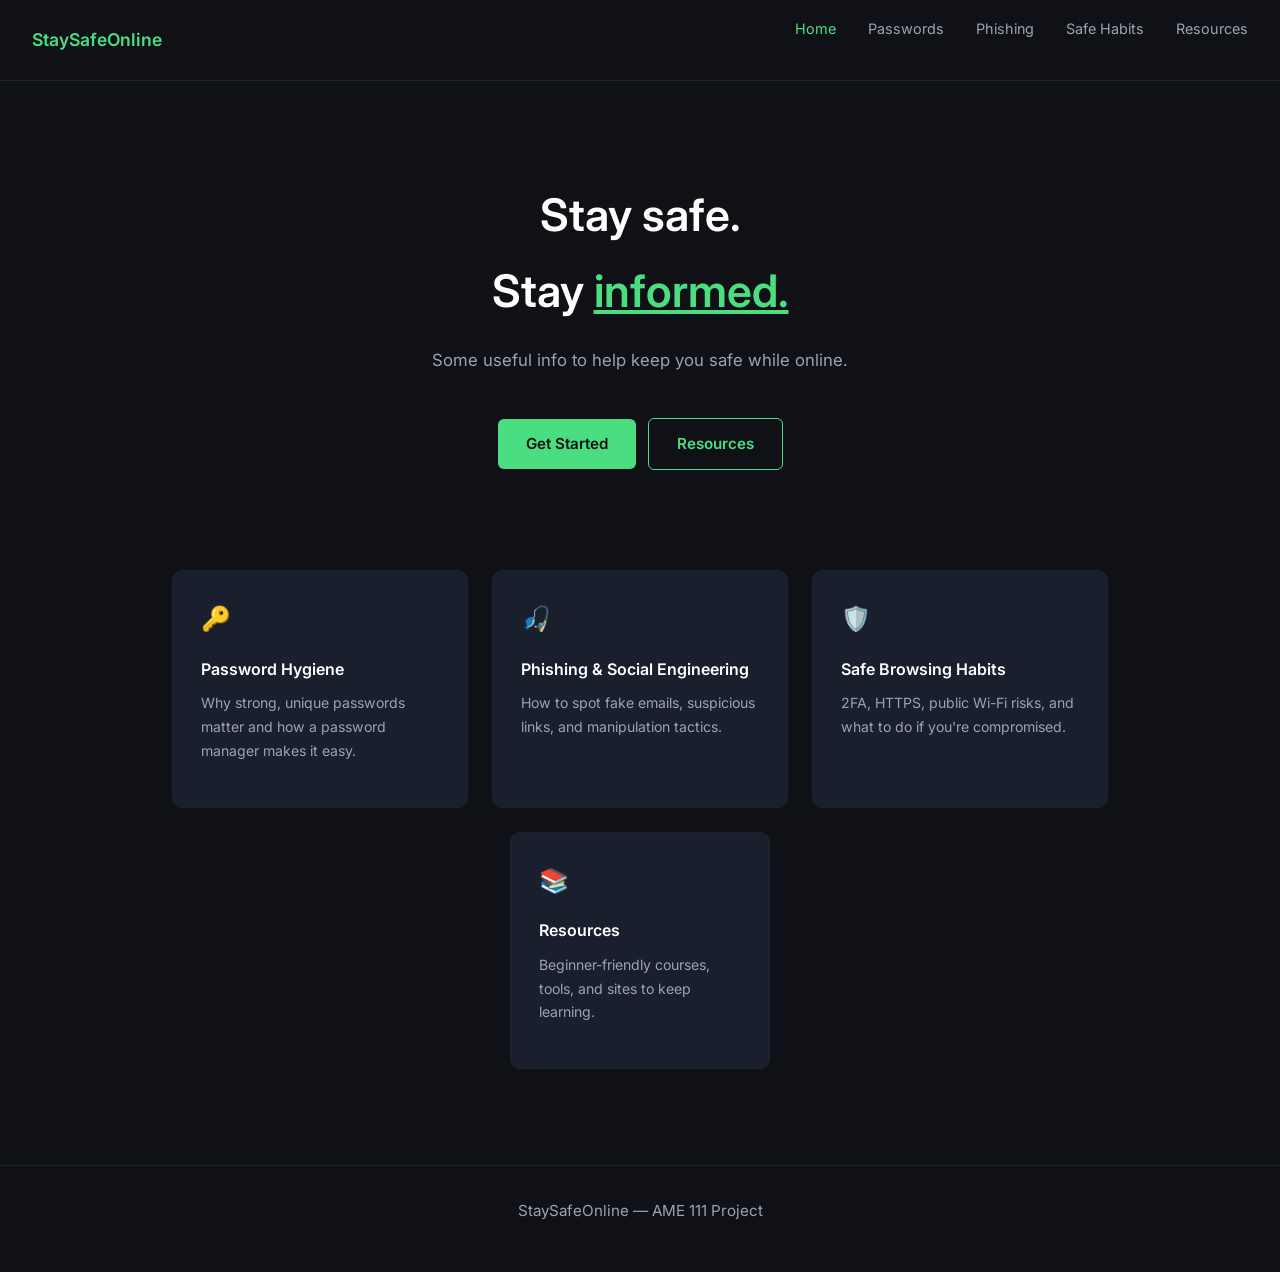
<file: index.html>
<!DOCTYPE html>
<html lang="en">
<head>
  <meta charset="UTF-8">
  <meta name="viewport" content="width=device-width, initial-scale=1.0">
  <title>StaySafeOnline</title>
  <link href="https://fonts.googleapis.com/css2?family=Inter:wght@300;400;600&display=swap" rel="stylesheet">
  <link rel="stylesheet" href="style.css">
</head>
<body>

  <nav>
    <a href="index.html" class="logo">StaySafeOnline</a>
    <ul>
      <li><a href="index.html" class="active">Home</a></li>
      <li><a href="passwords.html">Passwords</a></li>
      <li><a href="phishing.html">Phishing</a></li>
      <li><a href="habits.html">Safe Habits</a></li>
      <li><a href="resources.html">Resources</a></li>
    </ul>
  </nav>

  <div class="hero">
    <h1>Stay safe.<br>Stay <span style="text-decoration: underline;">informed.</span></h1>
    <p>Some useful info to help keep you safe while online.</p>
    <a href="passwords.html" class="btn">Get Started</a>
    <a href="resources.html" class="btn btn-outline">Resources</a>
  </div>

  <div class="cards">
    <a href="passwords.html" class="card">
      <div class="card-icon">🔑</div>
      <h3>Password Hygiene</h3>
      <p>Why strong, unique passwords matter and how a password manager makes it easy.</p>
    </a>
    <a href="phishing.html" class="card">
      <div class="card-icon">🎣</div>
      <h3>Phishing & Social Engineering</h3>
      <p>How to spot fake emails, suspicious links, and manipulation tactics.</p>
    </a>
    <a href="habits.html" class="card">
      <div class="card-icon">🛡️</div>
      <h3>Safe Browsing Habits</h3>
      <p>2FA, HTTPS, public Wi-Fi risks, and what to do if you're compromised.</p>
    </a>
    <a href="resources.html" class="card" style="justify-content: center;">
      <div class="card-icon">📚</div>
      <h3>Resources</h3>
      <p>Beginner-friendly courses, tools, and sites to keep learning.</p>
    </a>
  </div>

  <footer>
    <p>StaySafeOnline — AME 111 Project</p>
  </footer>

</body>
</html>
</file>
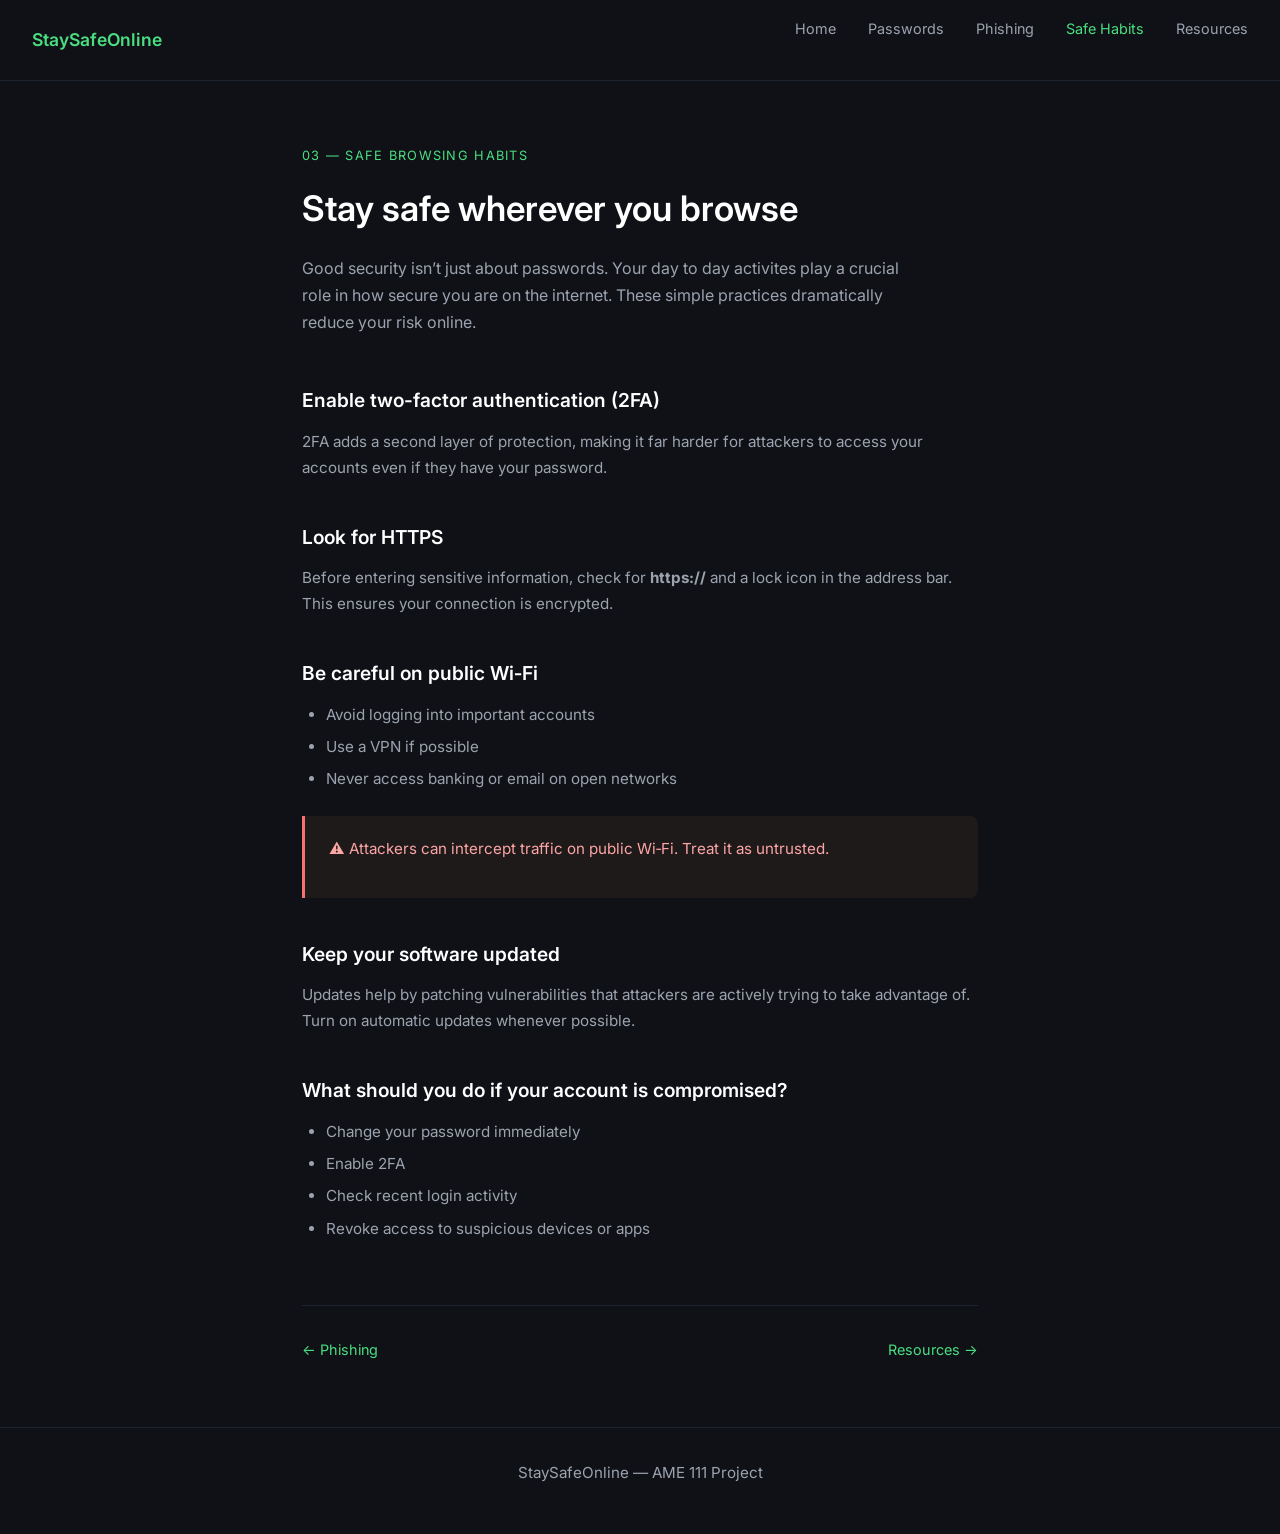
<file: habits.html>
<!DOCTYPE html>
<html lang="en">
<head>
  <meta charset="UTF-8">
  <meta name="viewport" content="width=device-width, initial-scale=1.0">
  <title>Safe Habits — StaySafeOnline</title>
  <link href="https://fonts.googleapis.com/css2?family=Inter:wght@300;400;600&display=swap" rel="stylesheet">
  <link rel="stylesheet" href="style.css">
</head>
<body>

  <nav>
    <a href="index.html" class="logo">StaySafeOnline</a>
    <ul>
        <li><a href="index.html">Home</a></li>
      <li><a href="passwords.html">Passwords</a></li>
      <li><a href="phishing.html">Phishing</a></li>
      <li><a href="habits.html" class="active">Safe Habits</a></li>
      <li><a href="resources.html">Resources</a></li>
    </ul>
  </nav>

  <div class="page">
    <div class="page-label">03 — SAFE BROWSING HABITS</div>
    <h1>Stay safe wherever you browse</h1>
    <p class="intro">Good security isn’t just about passwords. Your day to day activites play a crucial role in how secure you are on the internet. These simple practices dramatically reduce your risk online.</p>

    <h2>Enable two-factor authentication (2FA)</h2>
    <p>2FA adds a second layer of protection, making it far harder for attackers to access your accounts even if they have your password.</p>

    <h2>Look for HTTPS</h2>
    <p>Before entering sensitive information, check for <strong>https://</strong> and a lock icon in the address bar. This ensures your connection is encrypted.</p>

    <h2>Be careful on public Wi‑Fi</h2>
    <ul>
      <li>Avoid logging into important accounts</li>
      <li>Use a VPN if possible</li>
      <li>Never access banking or email on open networks</li>
    </ul>

    <div class="warn-box">
      <p>⚠️ Attackers can intercept traffic on public Wi‑Fi. Treat it as untrusted.</p>
    </div>

    <h2>Keep your software updated</h2>
    <p>Updates help by patching vulnerabilities that attackers are actively trying to take advantage of. Turn on automatic updates whenever possible.</p>

    <h2>What should you do if your account is compromised?</h2>
    <ul>
      <li>Change your password immediately</li>
      <li>Enable 2FA</li>
      <li>Check recent login activity</li>
      <li>Revoke access to suspicious devices or apps</li>
    </ul>



    <div class="nav-links">
      <a href="phishing.html">← Phishing</a>
      <a href="resources.html">Resources →</a>
    </div>
  </div>

  <footer>
    <p>StaySafeOnline — AME 111 Project</p>
  </footer>

</body>
</html>
</file>
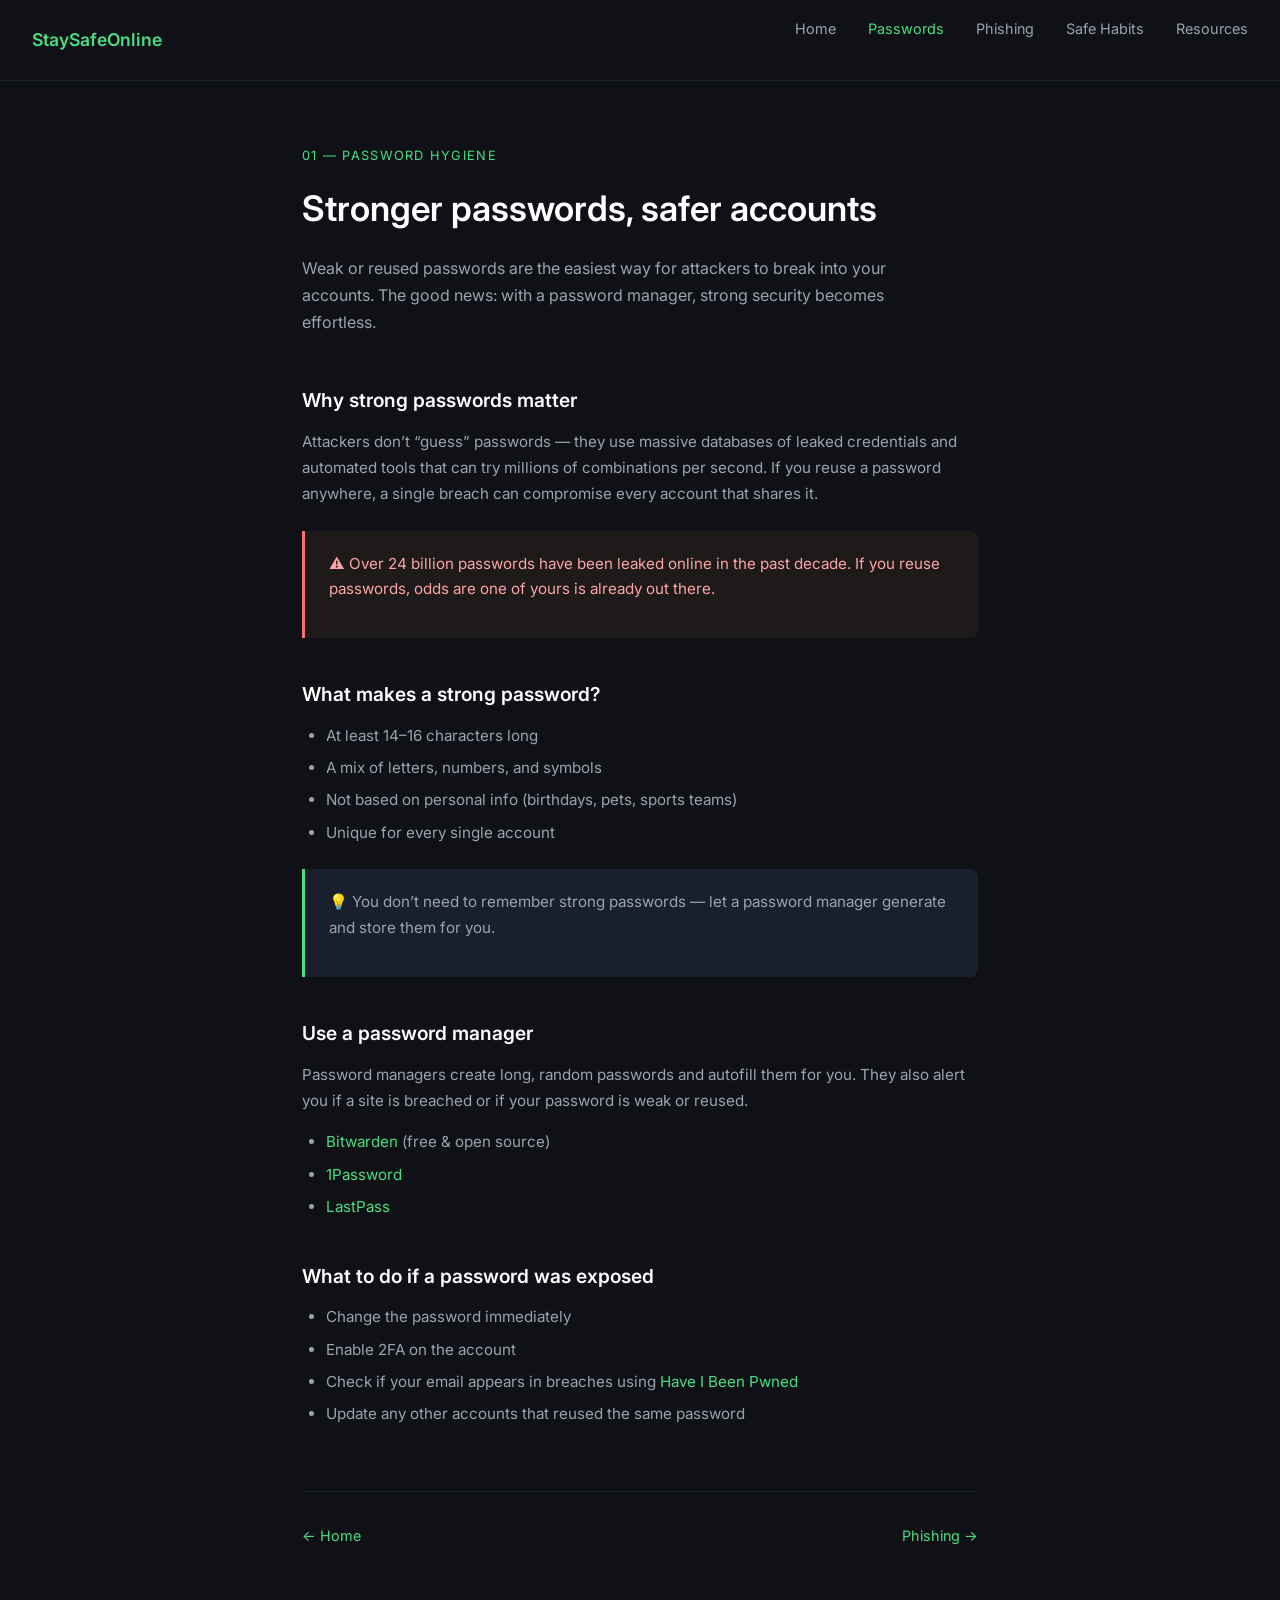
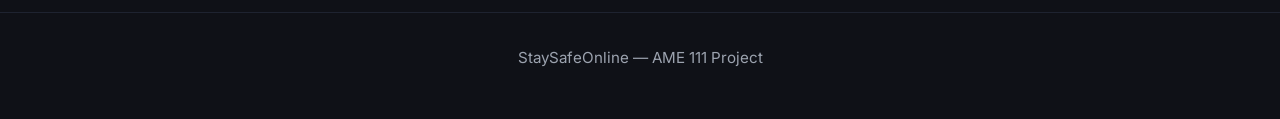
<file: passwords.html>
<!DOCTYPE html>
<html lang="en">
<head>
  <meta charset="UTF-8">
  <meta name="viewport" content="width=device-width, initial-scale=1.0">
  <title>Passwords — StaySafeOnline</title>
  <link href="https://fonts.googleapis.com/css2?family=Inter:wght@300;400;600&display=swap" rel="stylesheet">
  <link rel="stylesheet" href="style.css">
</head>
<body>

  <nav>
    <a href="index.html" class="logo">StaySafeOnline</a>
    <ul>
        <li><a href="index.html">Home</a></li>
      <li><a href="passwords.html" class="active">Passwords</a></li>
      <li><a href="phishing.html">Phishing</a></li>
      <li><a href="habits.html">Safe Habits</a></li>
      <li><a href="resources.html">Resources</a></li>
    </ul>
  </nav>

  <div class="page">
    <div class="page-label">01 — PASSWORD HYGIENE</div>
    <h1>Stronger passwords, safer accounts</h1>
    <p class="intro">Weak or reused passwords are the easiest way for attackers to break into your accounts. The good news: with a password manager, strong security becomes effortless.</p>

    <h2>Why strong passwords matter</h2>
    <p>Attackers don’t “guess” passwords — they use massive databases of leaked credentials and automated tools that can try millions of combinations per second. If you reuse a password anywhere, a single breach can compromise every account that shares it.</p>

    <div class="warn-box">
      <p>⚠️ Over 24 billion passwords have been leaked online in the past decade. If you reuse passwords, odds are one of yours is already out there.</p>
    </div>

    <h2>What makes a strong password?</h2>
    <ul>
      <li>At least 14–16 characters long</li>
      <li>A mix of letters, numbers, and symbols</li>
      <li>Not based on personal info (birthdays, pets, sports teams)</li>
      <li>Unique for every single account</li>
    </ul>

    <div class="tip-box">
      <p>💡 You don’t need to remember strong passwords — let a password manager generate and store them for you.</p>
    </div>

    <h2>Use a password manager</h2>
    <p>Password managers create long, random passwords and autofill them for you. They also alert you if a site is breached or if your password is weak or reused.</p>

    <ul>
      <li><a href="https://bitwarden.com" target="_blank">Bitwarden</a> (free & open source)</li>
      <li><a href="https://www.1password.com" target="_blank">1Password</a></li>
      <li><a href="https://www.lastpass.com" target="_blank">LastPass</a></li>
    </ul>


    <h2>What to do if a password was exposed</h2>
    <ul>
      <li>Change the password immediately</li>
      <li>Enable 2FA on the account</li>
      <li>Check if your email appears in breaches using <a href="https://haveibeenpwned.com" target="_blank">Have I Been Pwned</a></li>
      <li>Update any other accounts that reused the same password</li>
    </ul>

    <div class="nav-links">
      <a href="index.html">← Home</a>
      <a href="phishing.html">Phishing →</a>
    </div>
  </div>

  <footer>
    <p>StaySafeOnline — AME 111 Project</p>
  </footer>

</body>
</html>
</file>
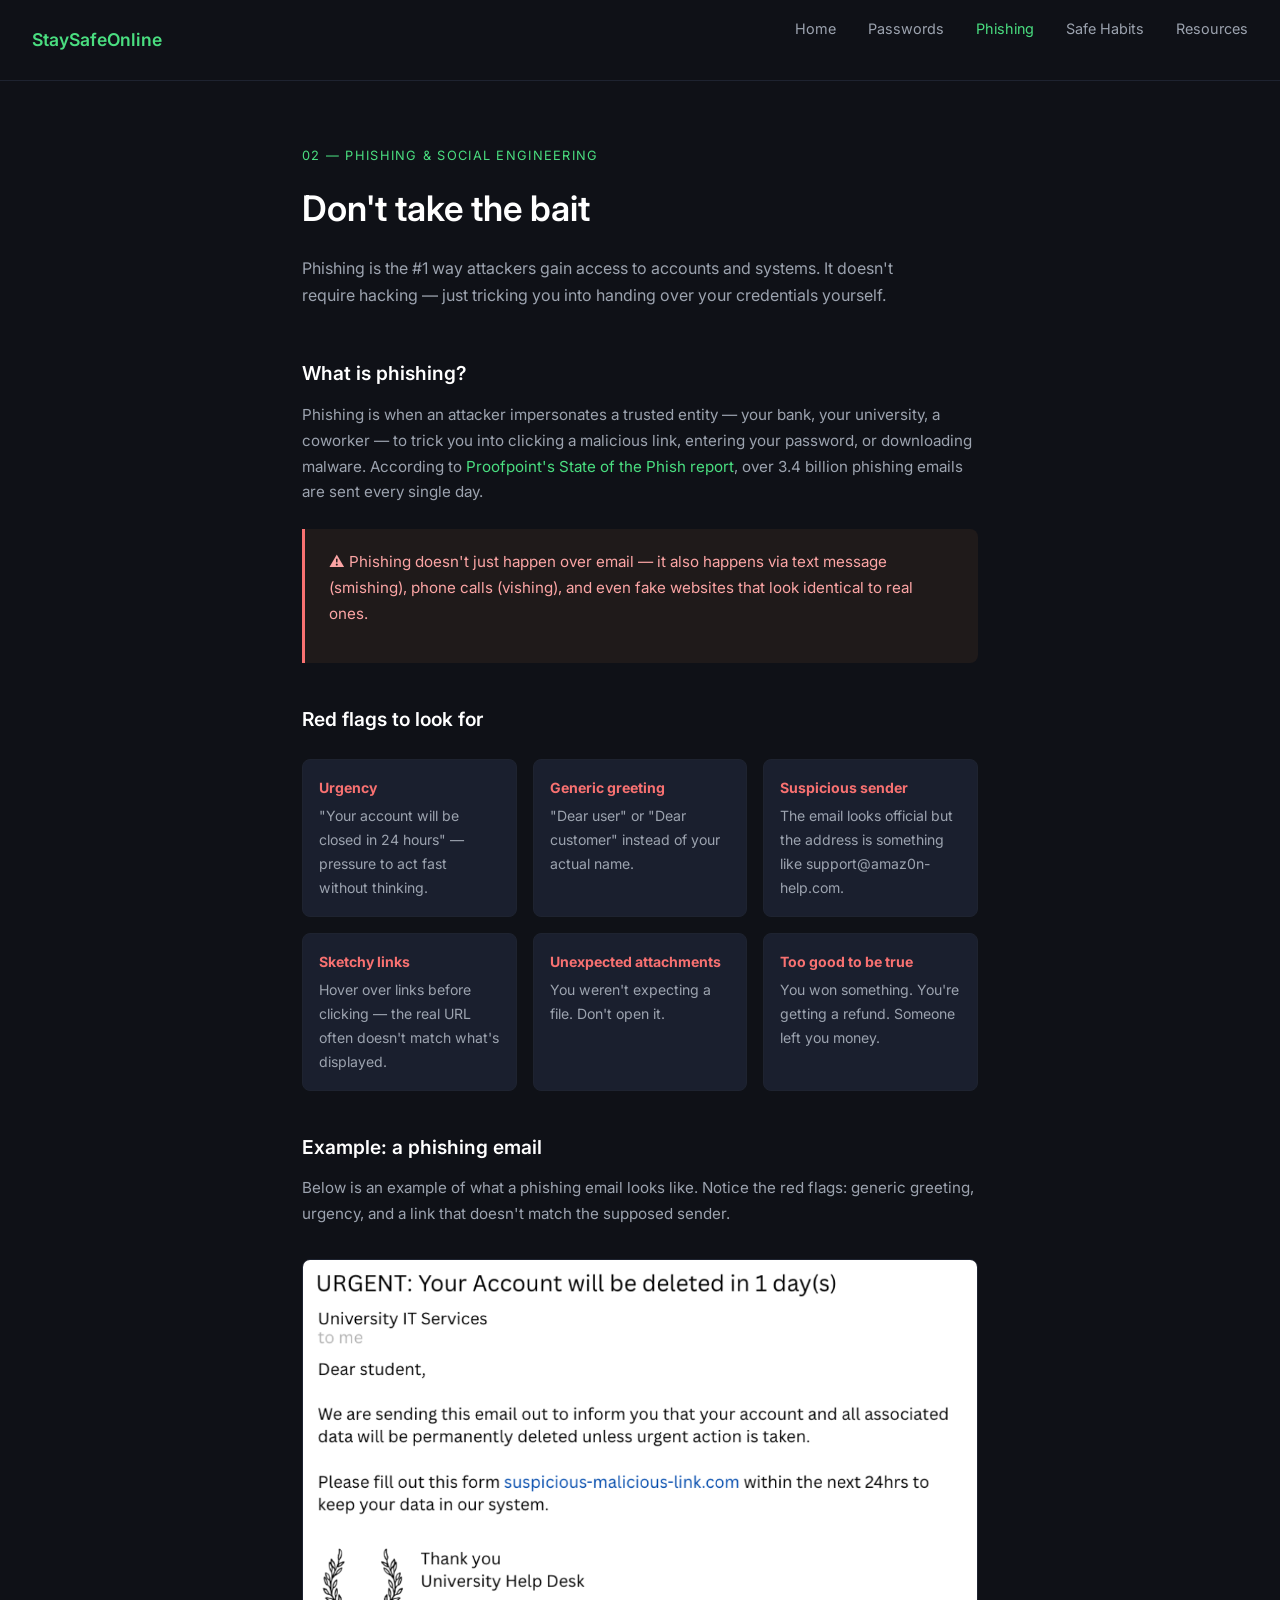
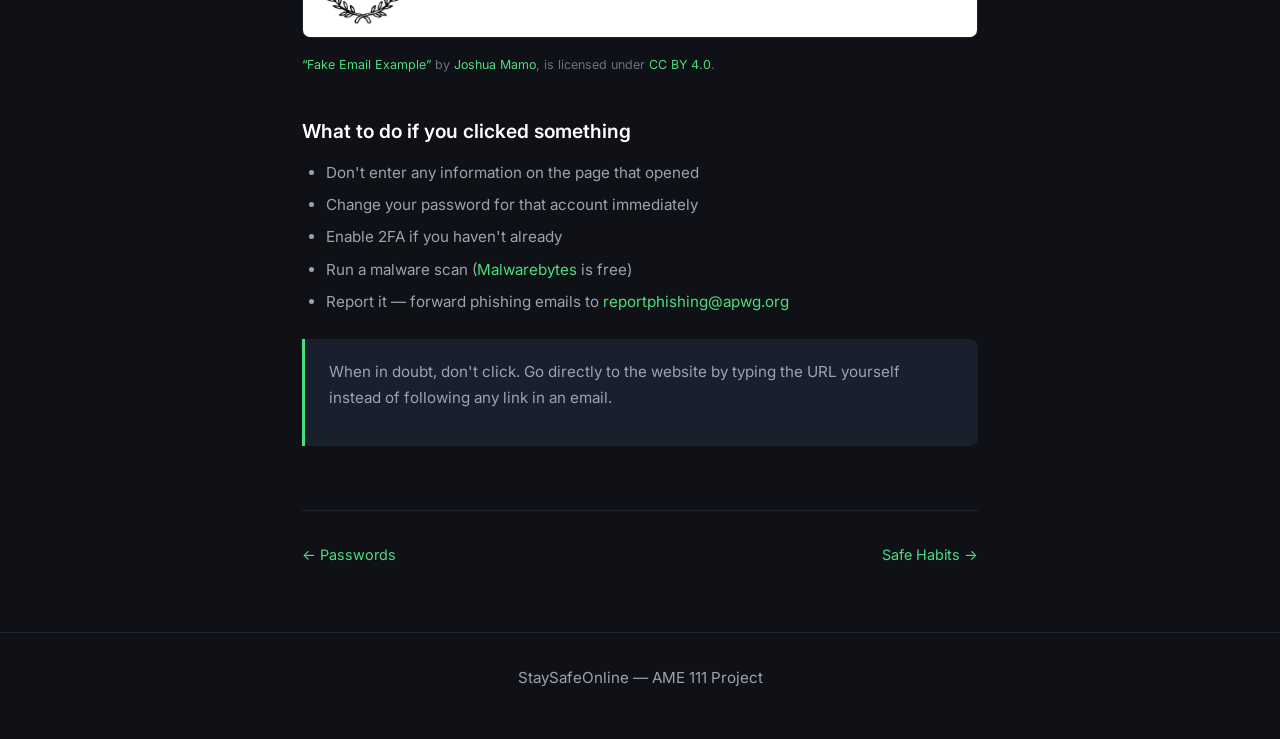
<file: phishing.html>
<!DOCTYPE html>
<html lang="en">
<head>
  <meta charset="UTF-8">
  <meta name="viewport" content="width=device-width, initial-scale=1.0">
  <title>Phishing — StaySafeOnline</title>
  <link href="https://fonts.googleapis.com/css2?family=Inter:wght@300;400;600&display=swap" rel="stylesheet">
  <link rel="stylesheet" href="style.css">
</head>
<body>

  <nav>
    <a href="index.html" class="logo">StaySafeOnline</a>
    <ul>
      <li><a href="index.html">Home</a></li>
      <li><a href="passwords.html">Passwords</a></li>
      <li><a href="phishing.html" class="active">Phishing</a></li>
      <li><a href="habits.html">Safe Habits</a></li>
      <li><a href="resources.html">Resources</a></li>
    </ul>
  </nav>

  <div class="page">
    <div class="page-label">02 — PHISHING & SOCIAL ENGINEERING</div>
    <h1>Don't take the bait</h1>
    <p class="intro">Phishing is the #1 way attackers gain access to accounts and systems. It doesn't require hacking — just tricking you into handing over your credentials yourself.</p>

    <h2>What is phishing?</h2>
    <p>Phishing is when an attacker impersonates a trusted entity — your bank, your university, a coworker — to trick you into clicking a malicious link, entering your password, or downloading malware. According to <a href="https://www.proofpoint.com/us/resources/threat-reports/state-of-phish" target="_blank">Proofpoint's State of the Phish report</a>, over 3.4 billion phishing emails are sent every single day.</p>

    <div class="warn-box">
      <p>⚠️ Phishing doesn't just happen over email — it also happens via text message (smishing), phone calls (vishing), and even fake websites that look identical to real ones.</p>
    </div>

    <h2>Red flags to look for</h2>
    <div class="red-flags">
      <div class="flag"><strong>Urgency</strong>"Your account will be closed in 24 hours" — pressure to act fast without thinking.</div>
      <div class="flag"><strong>Generic greeting</strong>"Dear user" or "Dear customer" instead of your actual name.</div>
      <div class="flag"><strong>Suspicious sender</strong>The email looks official but the address is something like support@amaz0n-help.com.</div>
      <div class="flag"><strong>Sketchy links</strong>Hover over links before clicking — the real URL often doesn't match what's displayed.</div>
      <div class="flag"><strong>Unexpected attachments</strong>You weren't expecting a file. Don't open it.</div>
      <div class="flag"><strong>Too good to be true</strong>You won something. You're getting a refund. Someone left you money.</div>
    </div>

    <h2>Example: a phishing email</h2>
    <p>Below is an example of what a phishing email looks like. Notice the red flags: generic greeting, urgency, and a link that doesn't match the supposed sender.</p>

    <div class="img-wrap">
        <img src="assets/phishing.png" alt="Fake phishing email example showing urgency, suspicious link, and impersonation of university IT services.">
        <p class="img-caption">
            <a href="https://www.flickr.com/photos/199422697@N06/shares/cP600K2J5i">“Fake Email Example” </a>by 
            <a href="https://www.flickr.com/people/199422697@N06/">Joshua Mamo</a>, is licensed under 
            <a href="https://creativecommons.org/licenses/by/4.0/" target="_blank">CC BY 4.0</a>.
        </p>
    </div>

    <h2>What to do if you clicked something</h2>
    <ul>
      <li>Don't enter any information on the page that opened</li>
      <li>Change your password for that account immediately</li>
      <li>Enable 2FA if you haven't already</li>
      <li>Run a malware scan (<a href="https://www.malwarebytes.com" target="_blank">Malwarebytes</a> is free)</li>
      <li>Report it — forward phishing emails to <a href="mailto:reportphishing@apwg.org">reportphishing@apwg.org</a></li>
    </ul>

    <div class="tip-box">
      <p>When in doubt, don't click. Go directly to the website by typing the URL yourself instead of following any link in an email.</p>
    </div>

    <div class="nav-links">
      <a href="passwords.html">← Passwords</a>
      <a href="habits.html">Safe Habits →</a>
    </div>
  </div>

  <footer>
    <p>StaySafeOnline — AME 111 Project</p>
  </footer>

</body>
</html>
</file>
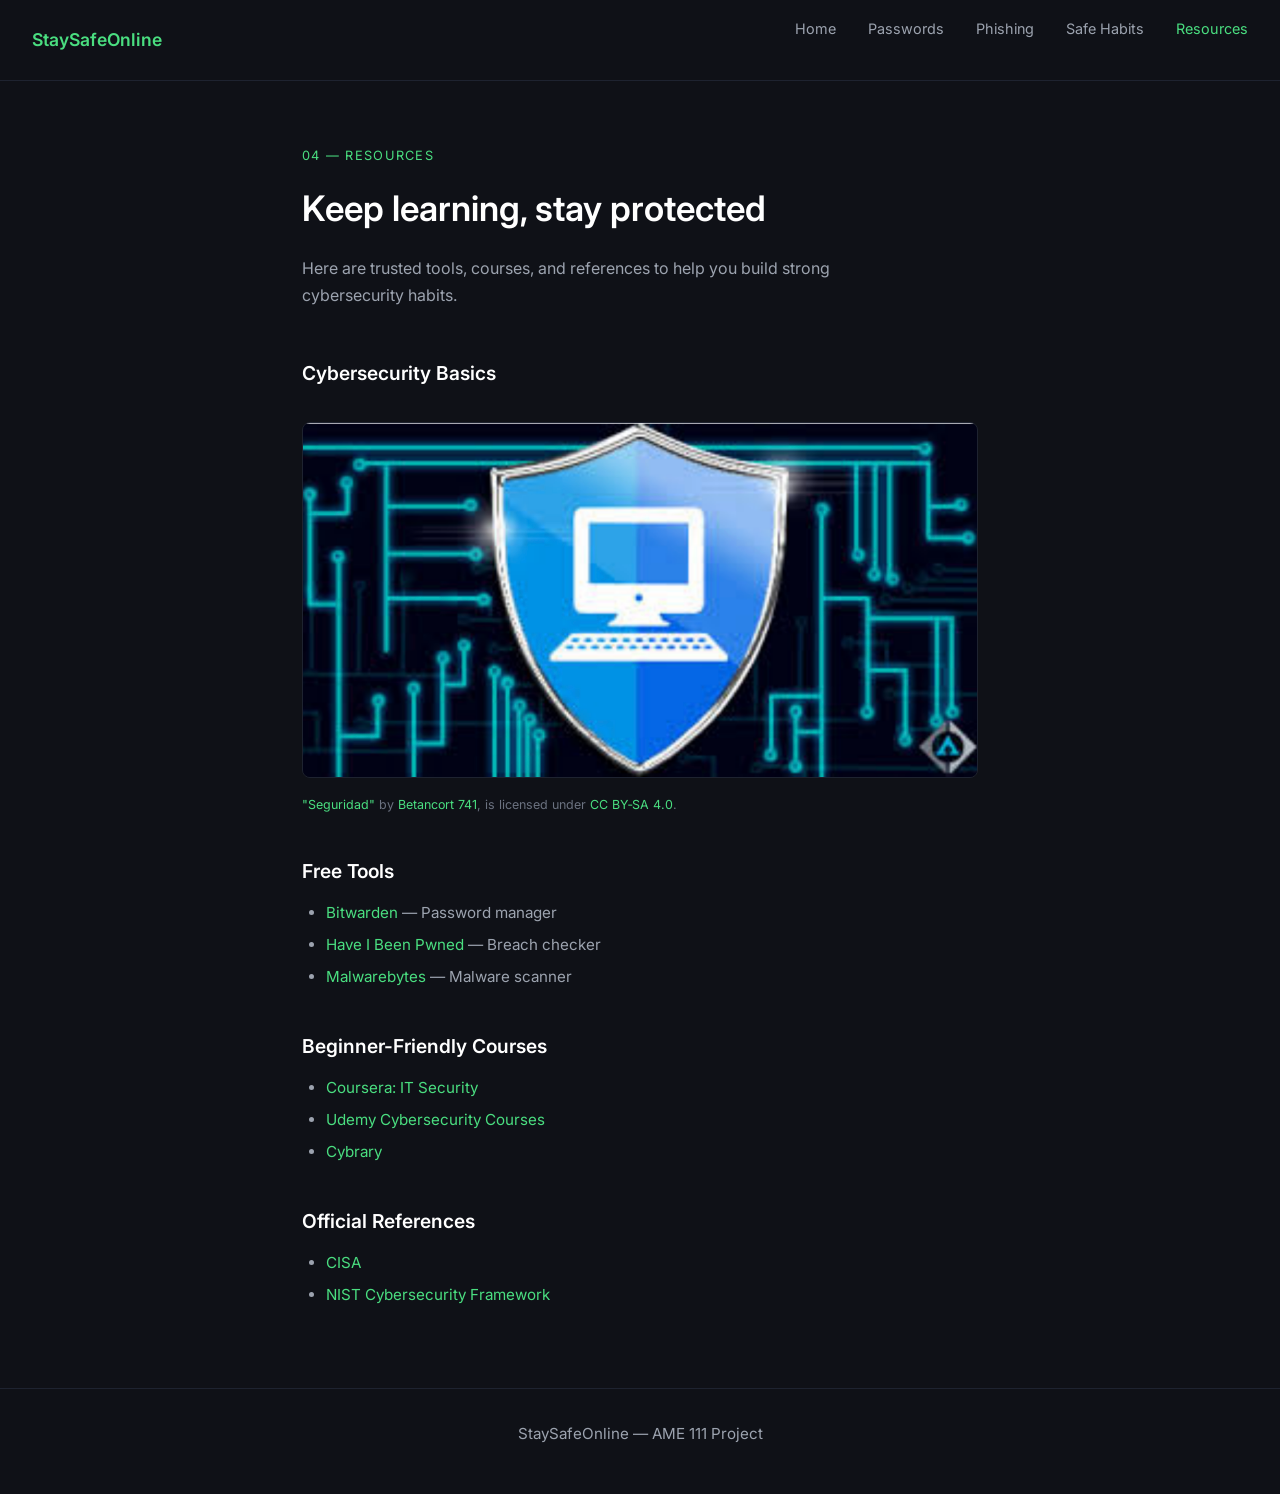
<file: resources.html>
<!DOCTYPE html>
<html lang="en">
<head>
  <meta charset="UTF-8">
  <meta name="viewport" content="width=device-width, initial-scale=1.0">
  <title>Resources — StaySafeOnline</title>
  <link href="https://fonts.googleapis.com/css2?family=Inter:wght@300;400;600&display=swap" rel="stylesheet">
  <link rel="stylesheet" href="style.css">
</head>
<body>

  <nav>
    <a href="index.html" class="logo">StaySafeOnline</a>
    <ul>
        <li><a href="index.html">Home</a></li>
      <li><a href="passwords.html">Passwords</a></li>
      <li><a href="phishing.html">Phishing</a></li>
      <li><a href="habits.html">Safe Habits</a></li>
      <li><a href="resources.html" class="active">Resources</a></li>
    </ul>
  </nav>

  <div class="page">
    <div class="page-label">04 — RESOURCES</div>
    <h1>Keep learning, stay protected</h1>
    <p class="intro">Here are trusted tools, courses, and references to help you build strong cybersecurity habits.</p>

    <h2>Cybersecurity Basics</h2>
    <div class="img-wrap">
      <img src="assets/shield.png" alt="Blue cybersecurity shield with circuit board background representing digital protection.">
      <p class="img-caption">
        <a href="https://commons.wikimedia.org/wiki/File:Seguridadenso.jpg">"Seguridad"</a> by 
        <a href="https://commons.wikimedia.org/w/index.php?title=User:Betancort_741&action=edit&redlink=1">Betancort 741</a>, is licensed under 
        <a href="https://creativecommons.org/licenses/by-sa/4.0/" target="_blank">CC BY‑SA 4.0</a>. 
      </p>
    </div>

    <h2>Free Tools</h2>
    <ul>
      <li><a href="https://bitwarden.com" target="_blank">Bitwarden</a> — Password manager</li>
      <li><a href="https://haveibeenpwned.com" target="_blank">Have I Been Pwned</a> — Breach checker</li>
      <li><a href="https://malwarebytes.com" target="_blank">Malwarebytes</a> — Malware scanner</li>
    </ul>

    <h2>Beginner-Friendly Courses</h2>
    <ul>
      <li><a href="https://www.coursera.org/specializations/it-security" target="_blank">Coursera: IT Security</a></li>
      <li><a href="https://www.udemy.com/topic/cyber-security/" target="_blank">Udemy Cybersecurity Courses</a></li>
      <li><a href="https://www.cybrary.it" target="_blank">Cybrary</a></li>
    </ul>

    <h2>Official References</h2>
    <ul>
      <li><a href="https://www.cisa.gov" target="_blank">CISA</a></li>
      <li><a href="https://www.nist.gov/cyberframework" target="_blank">NIST Cybersecurity Framework</a></li>
    </ul>
  </div>

  <footer>
    <p>StaySafeOnline — AME 111 Project</p>
  </footer>

</body>
</html>
</file>
<file: style.css>
/* =========================================
   GLOBAL RESET & BASE STYLES
   ========================================= */
* {
  box-sizing: border-box;
  margin: 0;
  padding: 0;
}

body {
  font-family: 'Inter', sans-serif;
  background: #0f1117;
  color: #e0e0e0;
  line-height: 1.7;
}

a {
  color: #4ade80;
  text-decoration: none;
}

/* =========================================
   NAVIGATION
   ========================================= */
nav {
  background: #0f1117;
  border-bottom: 1px solid #1e2330;
  padding: 1rem 2rem;
  display: flex;
  align-items: center;
  justify-content: space-between;
  position: sticky;
  top: 0;
  z-index: 10;
}

.logo {
  font-size: 1.1rem;
  font-weight: 600;
  color: #4ade80;
}

nav ul {
  list-style: none;
  display: flex;
  gap: 2rem;
}

nav a {
  color: #9ca3af;
  font-size: 0.9rem;
  transition: color 0.2s;
}

nav a:hover,
nav a.active {
  color: #4ade80;
}

/* =========================================
   FOOTER
   ========================================= */
footer {
  border-top: 1px solid #1e2330;
  text-align: center;
  padding: 2rem;
  color: #6b7280;
  font-size: 0.82rem;
}

footer a {
  color: #4ade80;
}

/* =========================================
   HOMEPAGE — HERO SECTION
   ========================================= */
.hero {
  max-width: 700px;
  margin: 6rem auto;
  padding: 0 2rem;
  text-align: center;
}

.hero h1 {
  font-size: 2.8rem;
  font-weight: 600;
  color: #ffffff;
  margin-bottom: 1rem;
}

.hero h1 span {
  color: #4ade80;
}

.hero p {
  color: #9ca3af;
  font-size: 1.05rem;
  margin-bottom: 2.5rem;
}

/* =========================================
   HOMEPAGE — BUTTONS
   ========================================= */
.btn {
  display: inline-block;
  background: #4ade80;
  color: #0f1117;
  font-weight: 600;
  padding: 12px 28px;
  border-radius: 6px;
  text-decoration: none;
  font-size: 0.95rem;
  transition: background 0.2s;
  margin: 0.25rem;
}

.btn:hover {
  background: #22c55e;
}

.btn-outline {
  background: transparent;
  color: #4ade80;
  border: 1px solid #4ade80;
}

.btn-outline:hover {
  background: rgba(74, 222, 128, 0.1);
}

/* =========================================
   HOMEPAGE — CARDS GRID
   ========================================= */
.cards {
  display: grid;
  grid-template-columns: repeat(auto-fit, minmax(260px, 1fr));
  gap: 1.5rem;
  max-width: 1000px;
  margin: 0 auto 6rem;
  padding: 0 2rem;
}

/* Center the 4th card */
.cards a:last-child {
  grid-column: 1 / -1;
  max-width: 260px;
  justify-self: center;
}

.card {
  background: #1a1f2e;
  border: 1px solid #1e2330;
  border-radius: 10px;
  padding: 1.75rem;
  text-decoration: none;
  display: block;
  transition: border-color 0.2s, transform 0.2s;
}

.card:hover {
  border-color: #4ade80;
  transform: translateY(-2px);
}

.card-icon {
  font-size: 1.5rem;
  margin-bottom: 1rem;
}

.card h3 {
  color: #ffffff;
  font-size: 1rem;
  font-weight: 600;
  margin-bottom: 0.5rem;
}

.card p {
  color: #9ca3af;
  font-size: 0.88rem;
}

/* =========================================
   INNER PAGES — PAGE LAYOUT
   ========================================= */
.page {
  max-width: 740px;
  margin: 0 auto;
  padding: 4rem 2rem;
}

.page-label {
  font-size: 0.8rem;
  color: #4ade80;
  letter-spacing: 0.1em;
  margin-bottom: 0.75rem;
}

h1 {
  font-size: 2.2rem;
  font-weight: 600;
  color: #fff;
  margin-bottom: 1rem;
}

.intro {
  color: #9ca3af;
  font-size: 1rem;
  margin-bottom: 3rem;
  max-width: 600px;
}

h2 {
  font-size: 1.2rem;
  font-weight: 600;
  color: #fff;
  margin: 2.5rem 0 0.75rem;
}

p {
  color: #9ca3af;
  font-size: 0.95rem;
  margin-bottom: 1rem;
}

ul {
  color: #9ca3af;
  font-size: 0.95rem;
  padding-left: 1.5rem;
  margin-bottom: 1rem;
}

ul li {
  margin-bottom: 0.4rem;
}

/* =========================================
   INNER PAGES — TIP & WARNING BOXES
   ========================================= */
.tip-box {
  background: #1a1f2e;
  border-left: 3px solid #4ade80;
  border-radius: 0 8px 8px 0;
  padding: 1.25rem 1.5rem;
  margin: 1.5rem 0;
}

.warn-box {
  background: #1f1a1a;
  border-left: 3px solid #f87171;
  border-radius: 0 8px 8px 0;
  padding: 1.25rem 1.5rem;
  margin: 1.5rem 0;
}

.warn-box p {
  color: #fca5a5;
}

/* =========================================
   INNER PAGES — IMAGES
   ========================================= */
.img-wrap {
  margin: 2rem 0;
}

.img-wrap img {
  width: 100%;
  border-radius: 8px;
  border: 1px solid #1e2330;
}

.img-caption {
  font-size: 0.78rem;
  color: #6b7280;
  margin-top: 0.5rem;
}

/* =========================================
   PHISHING PAGE — RED FLAGS GRID
   ========================================= */
.red-flags {
  display: grid;
  grid-template-columns: repeat(auto-fit, minmax(200px, 1fr));
  gap: 1rem;
  margin: 1.5rem 0;
}

.flag {
  background: #1a1f2e;
  border: 1px solid #1e2330;
  border-radius: 8px;
  padding: 1rem;
  font-size: 0.88rem;
  color: #9ca3af;
}

.flag strong {
  color: #f87171;
  display: block;
  margin-bottom: 0.25rem;
}

/* =========================================
   INNER PAGES — NAV LINKS
   ========================================= */
.nav-links {
  display: flex;
  justify-content: space-between;
  margin-top: 4rem;
  padding-top: 2rem;
  border-top: 1px solid #1e2330;
}

.nav-links a {
  color: #4ade80;
  font-size: 0.9rem;
}
</file>
